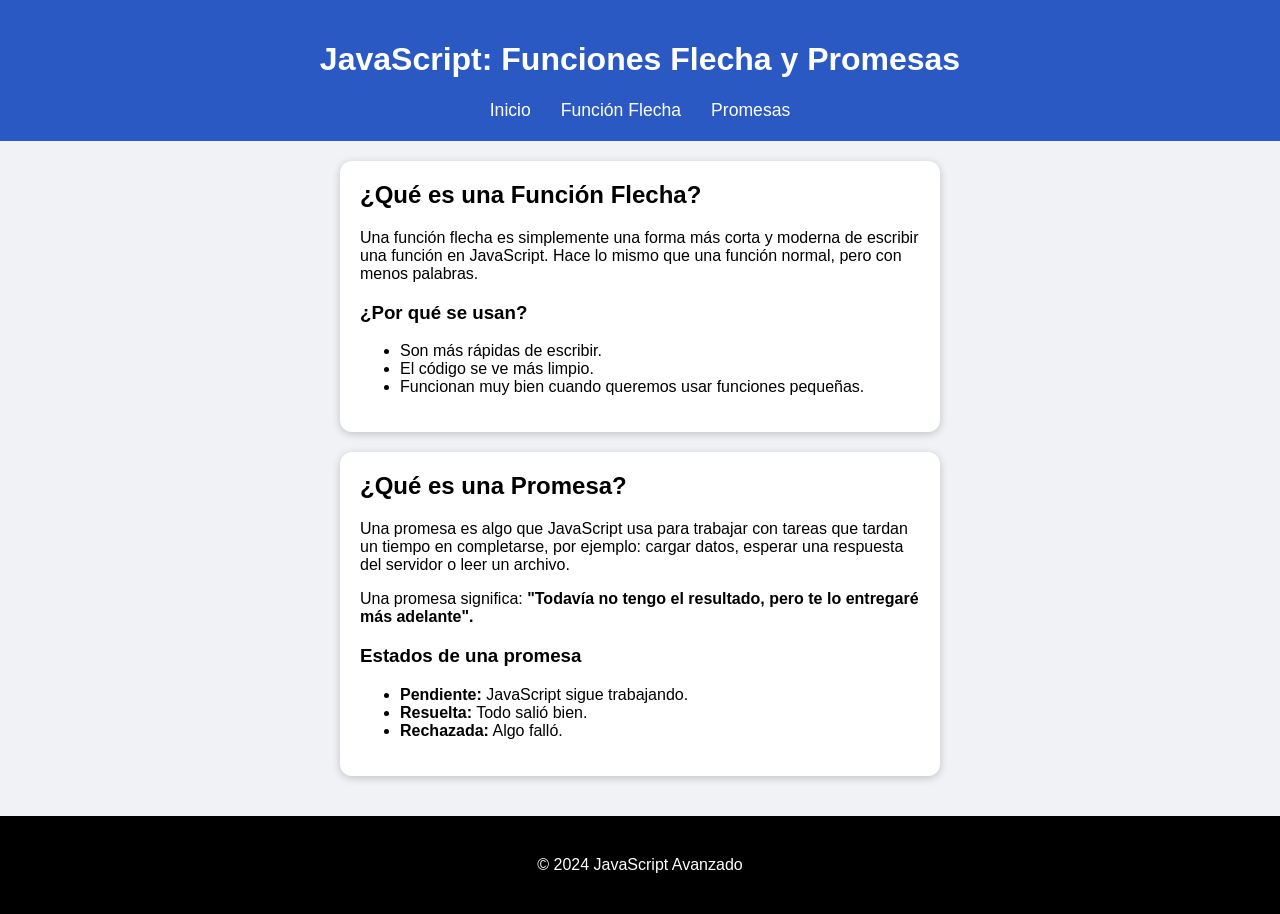
<file: index.html>
<!DOCTYPE html>
<html lang="es">
<head>
    <meta charset="UTF-8">
    <meta name="viewport" content="width=device-width, initial-scale=1.0">
    <title>JavaScript: Funciones Flecha y Promesas</title>
    <link rel="stylesheet" href="css/style.css">
</head>
<body>

<header>
    <h1>JavaScript: Funciones Flecha y Promesas</h1>

    <nav>
        <ul>
            <li><a href="index.html">Inicio</a></li>
            <li><a href="funcion_Flecha.html">Función Flecha</a></li>
            <li><a href="promesas.html">Promesas</a></li>
        </ul>
    </nav>
</header>

<main>

    <!-- SECCIÓN FUNCIONES FLECHA -->
    <section class="card">
        <h2>¿Qué es una Función Flecha?</h2>

        <p>
            Una función flecha es simplemente una forma más corta y moderna 
            de escribir una función en JavaScript. Hace lo mismo que una función normal, 
            pero con menos palabras.
        </p>

        <h3>¿Por qué se usan?</h3>
        <ul>
            <li>Son más rápidas de escribir.</li>
            <li>El código se ve más limpio.</li>
            <li>Funcionan muy bien cuando queremos usar funciones pequeñas.</li>
        </ul>


    </section>


    <!-- SECCIÓN PROMESAS -->
    <section class="card">
        <h2>¿Qué es una Promesa?</h2>

        <p>
            Una promesa es algo que JavaScript usa para trabajar con tareas 
            que tardan un tiempo en completarse, por ejemplo: cargar datos, 
            esperar una respuesta del servidor o leer un archivo.
        </p>

        <p>
            Una promesa significa:  
            <strong>"Todavía no tengo el resultado, pero te lo entregaré más adelante".</strong>
        </p>

        <h3>Estados de una promesa</h3>
        <ul>
            <li><strong>Pendiente:</strong> JavaScript sigue trabajando.</li>
            <li><strong>Resuelta:</strong> Todo salió bien.</li>
            <li><strong>Rechazada:</strong> Algo falló.</li>
        </ul>


    </section>

</main>

<footer>
     &copy; 2024 JavaScript Avanzado
</footer>

</body>
</html>
</file>
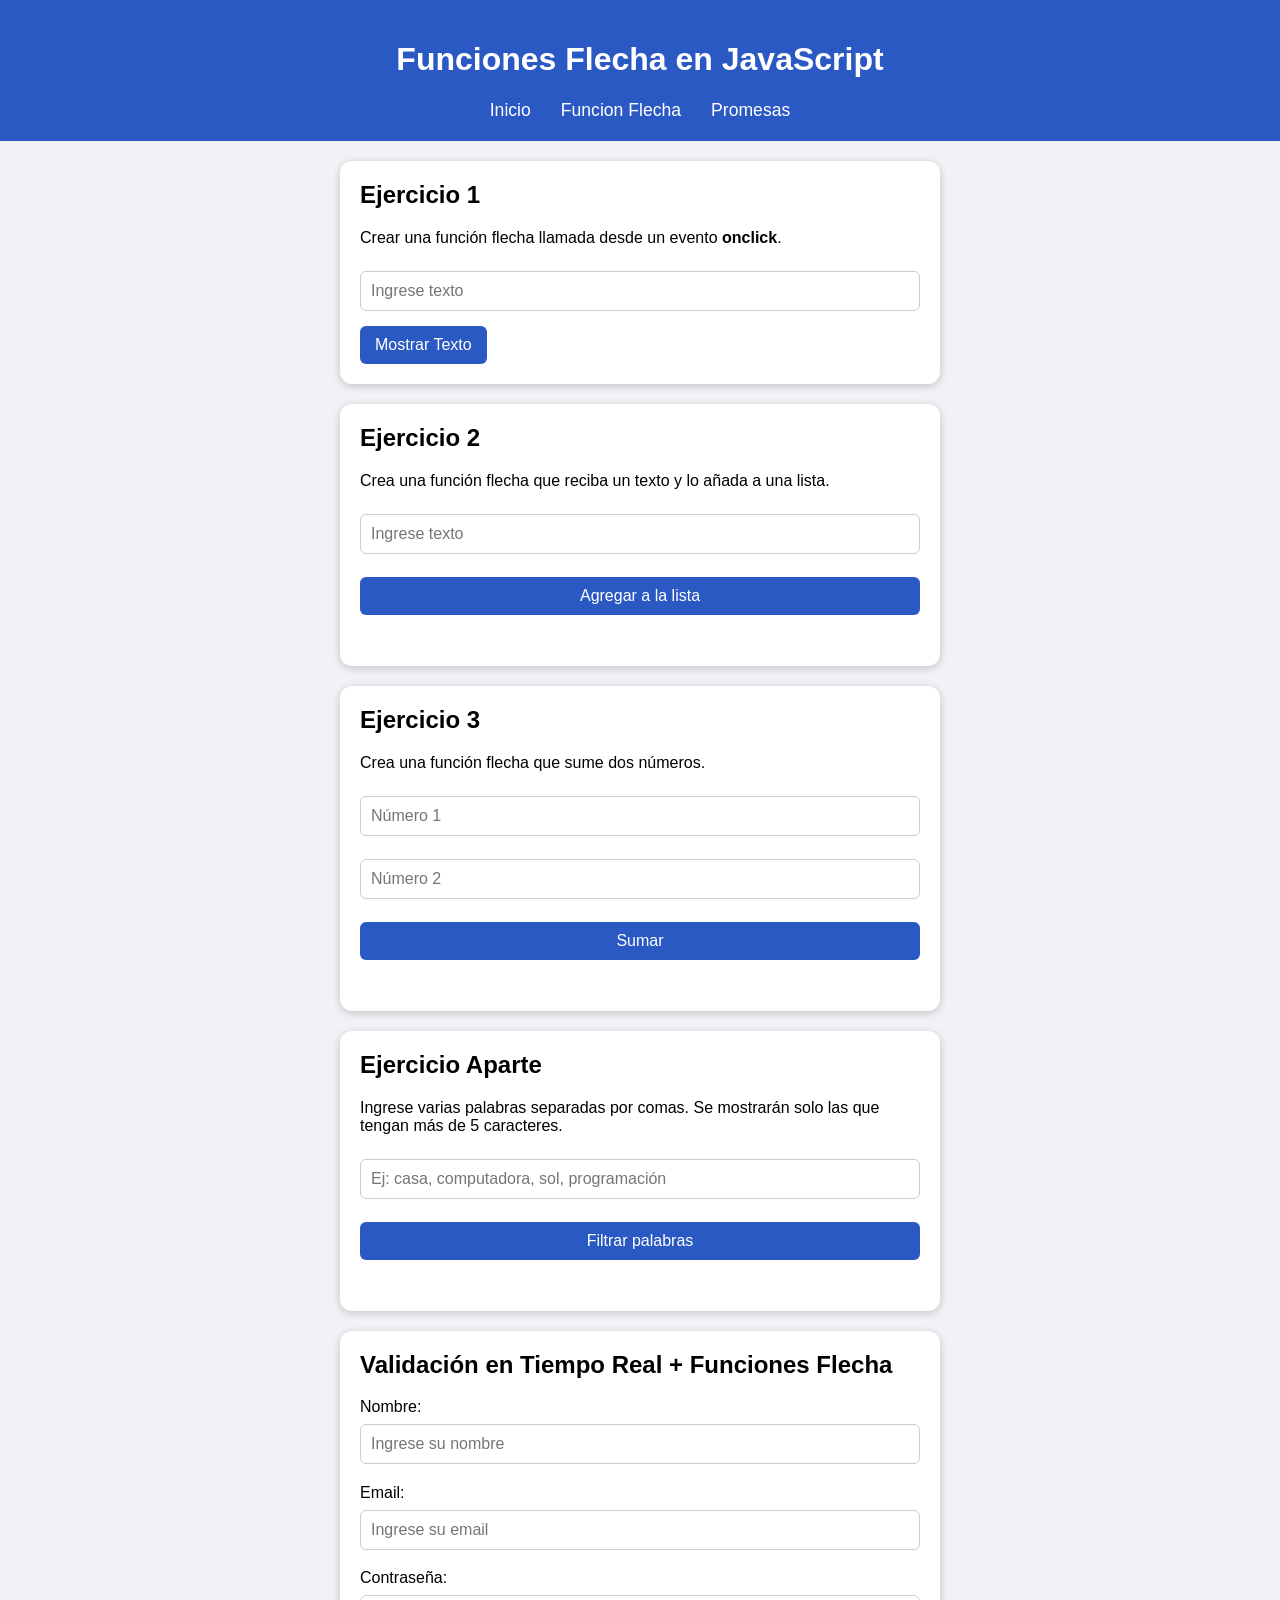
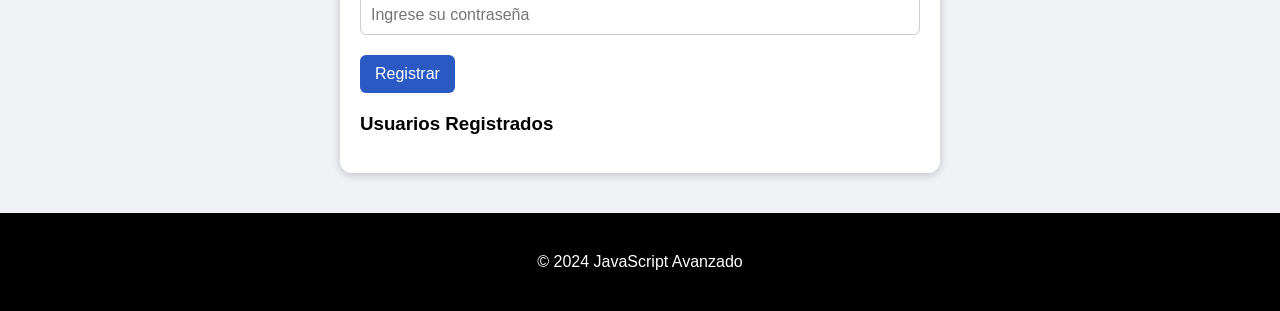
<file: funcion_Flecha.html>
<!DOCTYPE html>
<html lang="es">
<head>
    <meta charset="UTF-8">
    <meta name="viewport" content="width=device-width, initial-scale=1.0">
    <title>Funciones Flecha en JavaScript</title>
    <link rel="stylesheet" href="css/style.css">
</head>
<body>

<header>
    <h1>Funciones Flecha en JavaScript</h1>

    <nav>
        <ul>
            <li><a href="index.html">Inicio</a></li>
            <li><a href="funcion_Flecha.html">Funcion Flecha</a></li>
            <li><a href="promesas.html">Promesas</a></li>
        </ul>
    </nav>
</header>

<main>

    <!-- EJERCICIO 1 -->
    <section class="card">
        <h2>Ejercicio 1</h2>
        <p>Crear una función flecha llamada desde un evento <strong>onclick</strong>.</p>

        <input type="text" id="inputTexto" placeholder="Ingrese texto">
        <button class="btn" type="button" onclick="mostrarTexto()">Mostrar Texto</button>
    </section>

    <!-- EJERCICIO 2 -->
    <section class="card">
        <h2>Ejercicio 2</h2>
        <p>Crea una función flecha que reciba un texto y lo añada a una lista.</p>

        <form id="form">
            <input type="text" id="texto" placeholder="Ingrese texto">
            <input class="btn" type="submit" value="Agregar a la lista">
        </form>

        <ul id="lista"></ul>
    </section>

    <!-- EJERCICIO 3 -->
    <section class="card">
        <h2>Ejercicio 3</h2>
        <p>Crea una función flecha que sume dos números.</p>

        <form id="form2">
            <input type="number" id="num1" placeholder="Número 1">
            <input type="number" id="num2" placeholder="Número 2">
            <input class="btn" type="submit" value="Sumar">
        </form>

        <p id="resultado"></p>
    </section>

    <!--Ejercicio aparte -->
    <section class="card">
    <h2>Ejercicio Aparte </h2>
    <p>
        Ingrese varias palabras separadas por comas. Se mostrarán solo las que tengan más de 5 caracteres.
    </p>

    <form id="formPalabras">
        <input type="text" id="inputPalabras" placeholder="Ej: casa, computadora, sol, programación">
        <input class="btn" type="submit" value="Filtrar palabras">
    </form>

    <ul id="listaFiltrada"></ul>
</section>


    <!-- FORMULARIO CON VALIDACIONES -->
    <section class="card">
        <h2>Validación en Tiempo Real + Funciones Flecha</h2>

        <form id="formRegistro">
            <label>Nombre:</label>
            <input type="text" id="nombre" placeholder="Ingrese su nombre">
            <p id="errorNombre" class="error"></p>

            <label>Email:</label>
            <input type="email" id="email" placeholder="Ingrese su email">
            <p id="errorEmail" class="error"></p>

            <label>Contraseña:</label>
            <input type="password" id="password" placeholder="Ingrese su contraseña">
            <p id="errorPassword" class="error"></p>

            <button class="btn" type="submit">Registrar</button>
        </form>

        <div id="usuarios">
            <h3>Usuarios Registrados</h3>
        </div>
    </section>

</main>


<footer>
     &copy; 2024 JavaScript Avanzado
</footer>

<script src="js/app.js"></script>
</body>
</html>
</file>
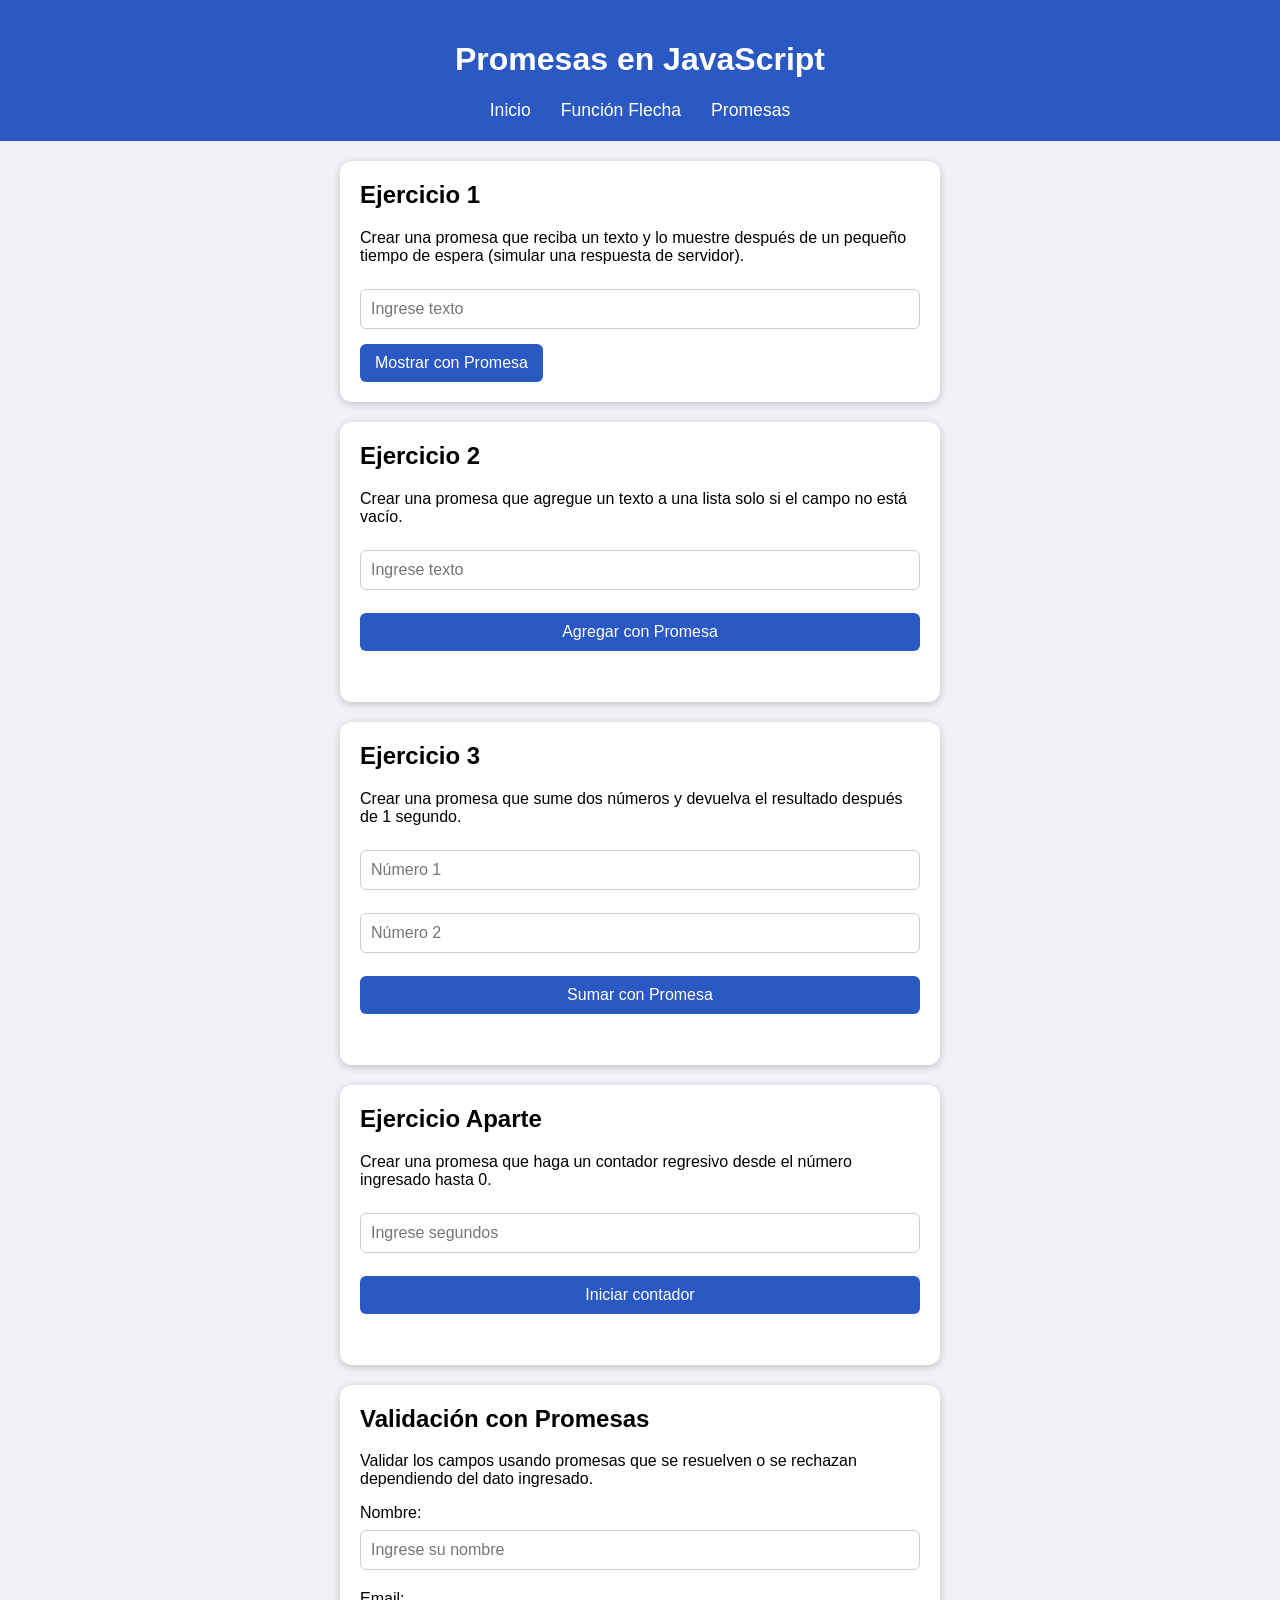
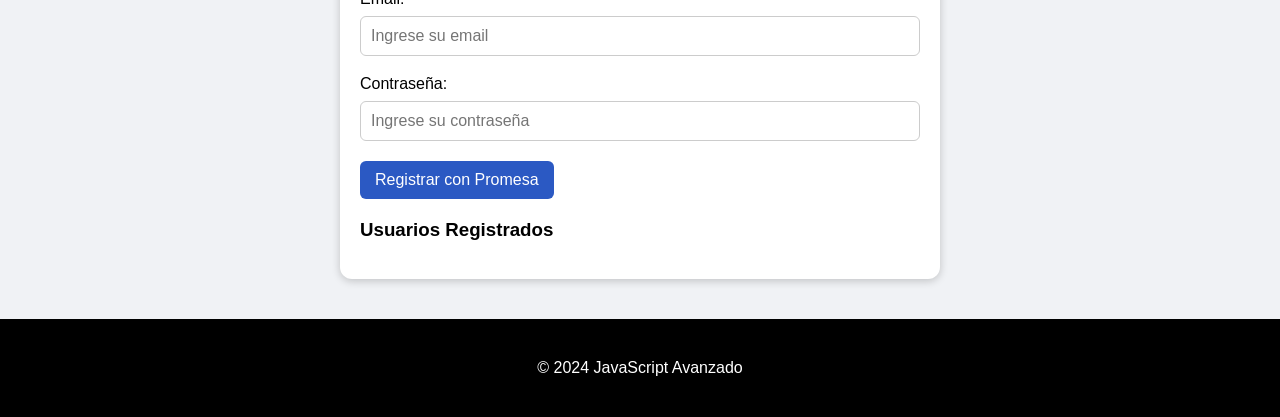
<file: promesas.html>
<!DOCTYPE html>
<html lang="es">
<head>
    <meta charset="UTF-8">
    <meta name="viewport" content="width=device-width, initial-scale=1.0">
    <title>Promesas en JavaScript</title>
    <link rel="stylesheet" href="css/style.css">
    <link rel="stylesheet" href="css/animaciones.css">
</head>
<body>

<header>
    <h1>Promesas en JavaScript</h1>

    <nav>
        <ul>
            <li><a href="index.html">Inicio</a></li>
            <li><a href="funcion_Flecha.html">Función Flecha</a></li>
            <li><a href="promesas.html">Promesas</a></li>
        </ul>
    </nav>
</header>

<main>

    <!-- EJERCICIO 1 -->
    <section class="card">
        <h2>Ejercicio 1</h2>
        <p>
            Crear una promesa que reciba un texto y lo muestre después de un pequeño tiempo de espera 
            (simular una respuesta de servidor).
        </p>

        <input type="text" id="inputTexto" placeholder="Ingrese texto">
        <button class="btn" type="button" onclick="mostrarTextoConPromesa()">Mostrar con Promesa</button>
    </section>

    <!-- EJERCICIO 2 -->
    <section class="card">
        <h2>Ejercicio 2</h2>
        <p>
            Crear una promesa que agregue un texto a una lista solo si el campo no está vacío.
        </p>

        <form id="form">
            <input type="text" id="texto" placeholder="Ingrese texto">
            <input class="btn" type="submit" value="Agregar con Promesa">
        </form>

        <ul id="lista"></ul>
    </section>

    <!-- EJERCICIO 3 -->
    <section class="card">
        <h2>Ejercicio 3</h2>
        <p>
            Crear una promesa que sume dos números y devuelva el resultado después de 1 segundo.
        </p>

        <form id="form2">
            <input type="number" id="num1" placeholder="Número 1">
            <input type="number" id="num2" placeholder="Número 2">
            <input class="btn" type="submit" value="Sumar con Promesa">
        </form>

    <p id="resultado" class="resultado"></p>

    </section>

     <!--Ejercicio nuevo-->
    <section class="card">
    <h2>Ejercicio Aparte</h2>
    <p>
        Crear una promesa que haga un contador regresivo desde el número ingresado hasta 0.
    </p>

    <form id="formContador">
        <input type="number" id="segundos" placeholder="Ingrese segundos" min="1">
        <input class="btn" type="submit" value="Iniciar contador">
    </form>

    <p id="displayContador" class="contador"></p>
</section>


    <!-- FORMULARIO CON VALIDACIONES (PROMESAS) -->
    <section class="card">
        <h2>Validación con Promesas</h2>

        <p>Validar los campos usando promesas que se resuelven o se rechazan dependiendo del dato ingresado.</p>

        <form id="formRegistro">
            <label>Nombre:</label>
            <input type="text" id="nombre" placeholder="Ingrese su nombre">
            <p id="errorNombre" class="error"></p>

            <label>Email:</label>
            <input type="email" id="email" placeholder="Ingrese su email">
            <p id="errorEmail" class="error"></p>

            <label>Contraseña:</label>
            <input type="password" id="password" placeholder="Ingrese su contraseña">
            <p id="errorPassword" class="error"></p>

            <button class="btn" type="submit">Registrar con Promesa</button>
        </form>

        <div id="usuarios">
            <h3>Usuarios Registrados</h3>
        </div>
    </section>

</main>

<footer>
     &copy; 2024 JavaScript Avanzado
</footer>

<script src="js/appPromesas.js"></script>
</body>
</html>
</file>
<file: css/style.css>
/* === GENERAL === */
*{
    box-sizing: border-box;
}

body {
    margin: 0;
    padding: 0;
    font-family: Arial, sans-serif;
    background: #f0f2f5;
}

header {
    background: #2b59c3;
    color: white;
    padding: 20px;
    text-align: center;
}
nav ul {
    list-style: none;
    padding: 0;
    margin: 10px 0 0 0;
    display: flex;
    justify-content: center;
}
nav ul li {
    margin: 0 15px;
}
nav ul li a {
    color: white;
    text-decoration: none;
    font-size: 1.1rem;
    transition: 0.3s;
}
nav ul li a:hover {
    color: #e7efff;
}


/* === TARJETAS === */

.card {
    background: white;
    width: 90%;
    max-width: 600px;
    margin: 20px auto;
    padding: 20px;
    border-radius: 12px;
    box-shadow: 0 2px 8px rgba(0,0,0,0.2);
}

.card h2 {
    margin-top: 0;
}

/* === INPUTS === */

input {
    width: 100%;
    padding: 10px;
    margin: 8px 0 15px 0;
    border-radius: 6px;
    border: 1px solid #ccc;
    font-size: 1rem;
}

.error {
    color: red;
    font-size: 0.9rem;
    margin-top: -10px;
}

/* === BOTONES === */

.btn {
    background: #2b59c3;
    color: white;
    padding: 10px 15px;
    border: none;
    border-radius: 6px;
    cursor: pointer;
    font-size: 1rem;
    transition: 0.3s;
}

.btn:hover {
    background: #1d3e8a;
}

/* === SECCIÓN USUARIOS === */

#usuarios {
    margin-top: 20px;
}

.user-card {
    background: #e7efff;
    padding: 12px;
    border-radius: 8px;
    margin-bottom: 10px;
}


.user-card h3 {
    margin: 0 0 5px 0;
}
.user-card p {
    margin: 0;
}

footer {
    background: #000;
    color: white;
    text-align: center;
    padding: 40px;

    width: 100%;
    bottom: 0;
    margin-top: 40px;
}

.resultado {
  font-weight: bold;
  color: green;
  margin-top: 10px;
}
</file>
<file: css/animaciones.css>
/* Loader flotante centrado en pantalla */
.loader-dots {
    position: fixed;
    top: 50%;
    left: 50%;
    transform: translate(-50%, -50%);
    z-index: 9999;

    display: flex;
    gap: 6px;
}

.loader-dots div {
    width: 12px;
    height: 12px;
    background: #2b59c3;
    border-radius: 50%;
    animation: saltar 0.6s infinite alternate;
}

.loader-dots div:nth-child(2) {
    animation-delay: 0.2s;
}

.loader-dots div:nth-child(3) {
    animation-delay: 0.4s;
}

@keyframes saltar {
    from {
        transform: translateY(0);
        opacity: 0.5;
    }
    to {
        transform: translateY(-10px);
        opacity: 1;
    }
}
</file>
